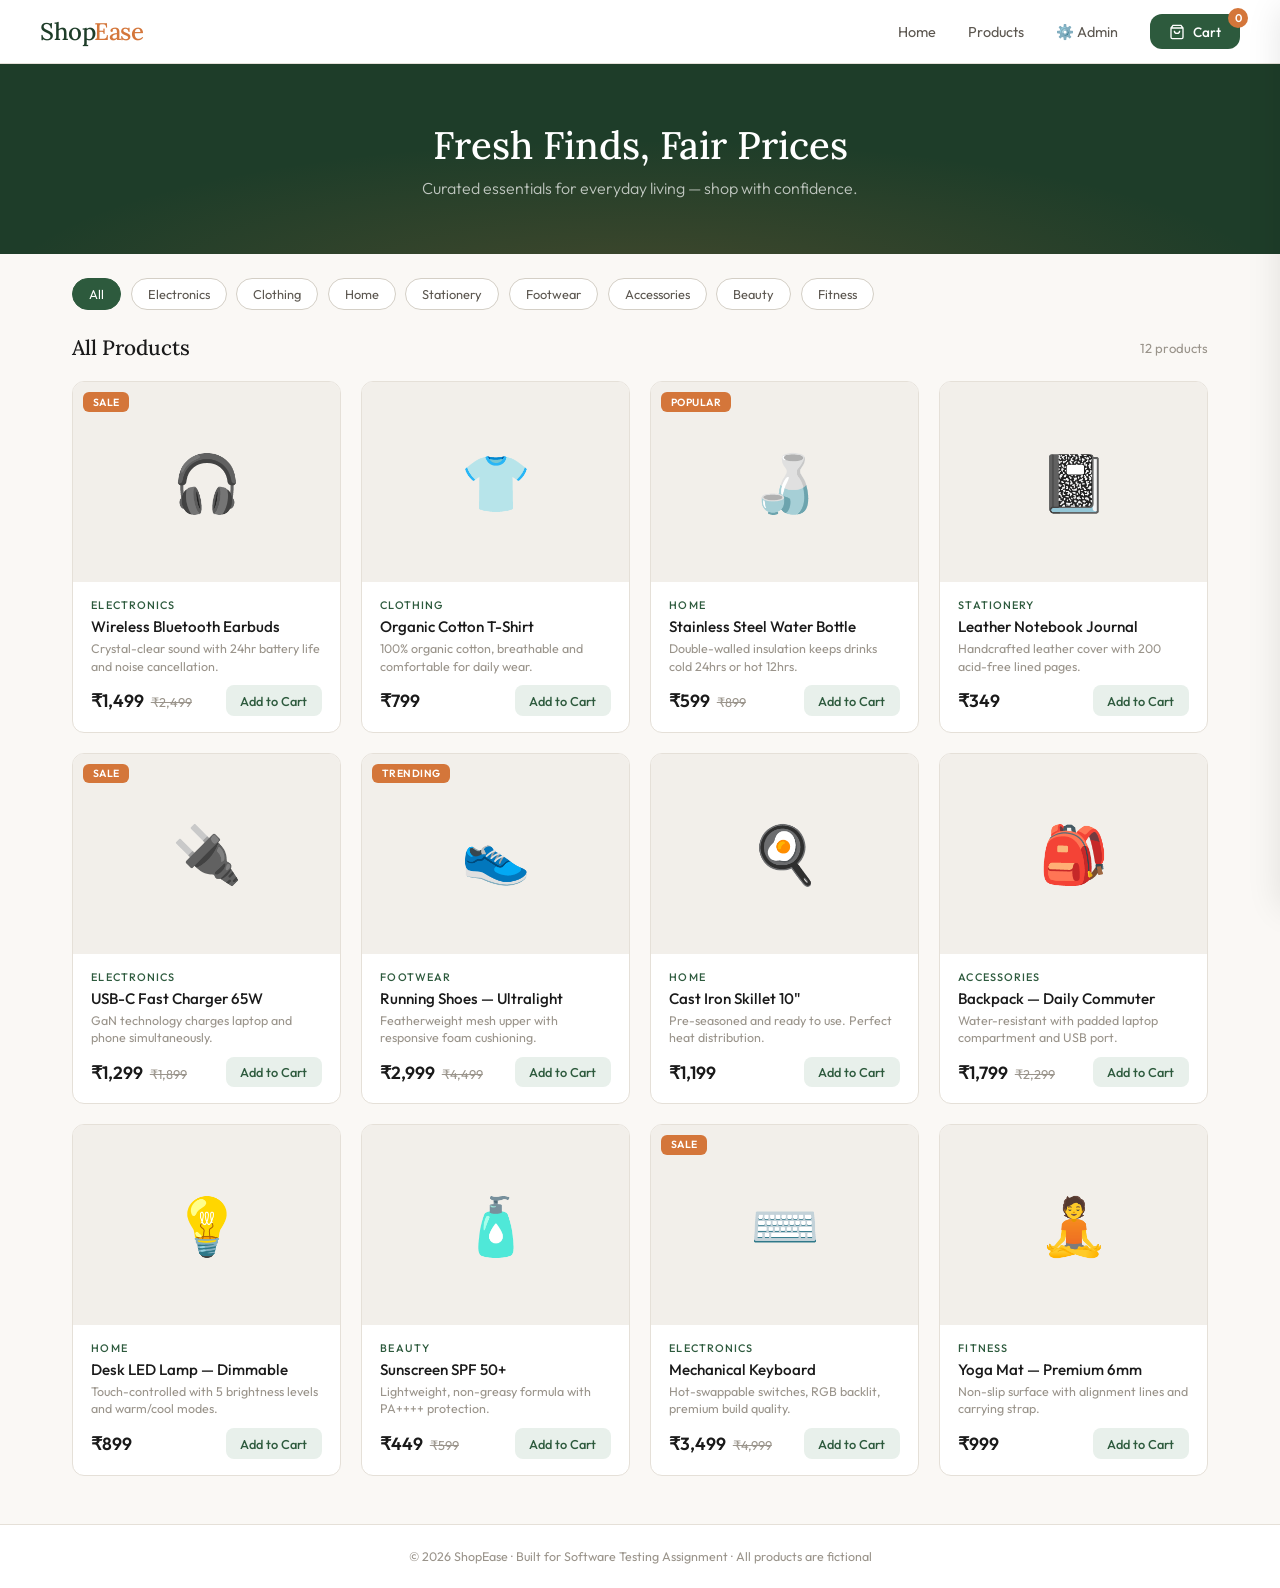
<file: index.html>
<!DOCTYPE html>
<html lang="en">
<head>
<meta charset="UTF-8"/>
<meta name="viewport" content="width=device-width, initial-scale=1.0"/>
<title>ShopEase — Simple E-Commerce Store</title>
<link rel="preconnect" href="https://fonts.googleapis.com"/>
<link href="https://fonts.googleapis.com/css2?family=Outfit:wght@300;400;500;600;700&family=Lora:ital,wght@0,500;1,400&display=swap" rel="stylesheet"/>
<link rel="stylesheet" href="css/style.css"/>
</head>
<body>

<!-- ========== NAVIGATION ========== -->
<nav>
  <div class="nav-inner">
    <div class="brand">Shop<span>Ease</span></div>
    <div class="nav-links">
      <a href="#" onclick="goShop()">Home</a>
      <a href="#" onclick="goShop()">Products</a>
      <a href="admin.html" title="Admin Panel">⚙️ Admin</a>
      <button class="cart-btn" onclick="openCart()">
        <svg width="16" height="16" fill="none" stroke="currentColor" stroke-width="2" viewBox="0 0 24 24">
          <path d="M6 2L3 6v14a2 2 0 002 2h14a2 2 0 002-2V6l-3-4zM3 6h18M16 10a4 4 0 01-8 0"/>
        </svg>
        Cart
        <span class="count" id="cartCount">0</span>
      </button>
    </div>
  </div>
</nav>

<!-- ========== HERO SECTION ========== -->
<div class="hero" id="heroSection">
  <h1>Fresh Finds, Fair Prices</h1>
  <p>Curated essentials for everyday living — shop with confidence.</p>
</div>

<!-- ========== SHOP PAGE ========== -->
<div class="shop-page" id="shopPage">
  <div class="categories" id="catBar"></div>
  <div class="shop">
    <div class="shop-header">
      <h2>All Products</h2>
      <div class="result-count" id="resultCount"></div>
    </div>
    <div class="products" id="productsGrid"></div>
  </div>
</div>

<!-- ========== CHECKOUT PAGE ========== -->
<div class="checkout-page" id="checkoutPage">
  <a class="back-link" onclick="goShop()">&#8592; Back to Shop</a>
  <h2>Checkout</h2>
  <p class="sub">Complete your order details below.</p>

  <div class="form-row">
    <div class="field">
      <label>First Name *</label>
      <input type="text" id="cFname" placeholder="John"/>
    </div>
    <div class="field">
      <label>Last Name *</label>
      <input type="text" id="cLname" placeholder="Doe"/>
    </div>
  </div>
  <div class="form-row full">
    <div class="field">
      <label>Email Address *</label>
      <input type="text" id="cEmail" placeholder="john@email.com"/>
    </div>
  </div>
  <div class="form-row full">
    <div class="field">
      <label>Shipping Address *</label>
      <input type="text" id="cAddress" placeholder="123 Main St, City"/>
    </div>
  </div>
  <div class="form-row">
    <div class="field">
      <label>Phone</label>
      <input type="text" id="cPhone" placeholder="+91 9876543210"/>
    </div>
    <div class="field">
      <label>Zip Code *</label>
      <input type="text" id="cZip" placeholder="411001"/>
    </div>
  </div>
  <div class="form-row full">
    <div class="field">
      <label>Payment Method</label>
      <select id="cPayment">
        <option>Cash on Delivery</option>
        <option>Credit / Debit Card</option>
        <option>UPI</option>
        <option>Net Banking</option>
      </select>
    </div>
  </div>

  <div class="order-summary" id="orderSummary"></div>
  <button class="place-order" onclick="placeOrder()">Place Order</button>
</div>

<!-- ========== ORDER SUCCESS PAGE ========== -->
<div class="success-page" id="successPage">
  <div class="success-icon">&#10003;</div>
  <h2>Order Placed!</h2>
  <p>Thank you for shopping with ShopEase. Your order has been confirmed and will be delivered soon.</p>
  <div id="orderIdDisplay" style="font-size:.85rem;color:var(--text3);margin-bottom:1.5rem"></div>
  <button class="continue-btn" onclick="continueShopping()">Continue Shopping</button>
</div>

<!-- ========== CART SIDEBAR ========== -->
<div class="overlay" id="overlay" onclick="closeCart()"></div>
<div class="cart-panel" id="cartPanel">
  <div class="cart-head">
    <h3>Your Cart</h3>
    <button class="close-btn" onclick="closeCart()">&times;</button>
  </div>
  <div class="cart-items" id="cartItems"></div>
  <div class="cart-footer" id="cartFooter"></div>
</div>

<!-- ========== FOOTER ========== -->
<footer>
  &copy; 2026 ShopEase &middot; Built for Software Testing Assignment &middot; All products are fictional
</footer>

<!-- TOAST NOTIFICATION -->
<div class="toast" id="toast"></div>

<!-- ========== SCRIPTS ========== -->
<script src="js/products.js"></script>
<script src="js/cart.js"></script>
<script src="js/checkout.js"></script>
<script src="js/app.js"></script>

</body>
</html>
</file>
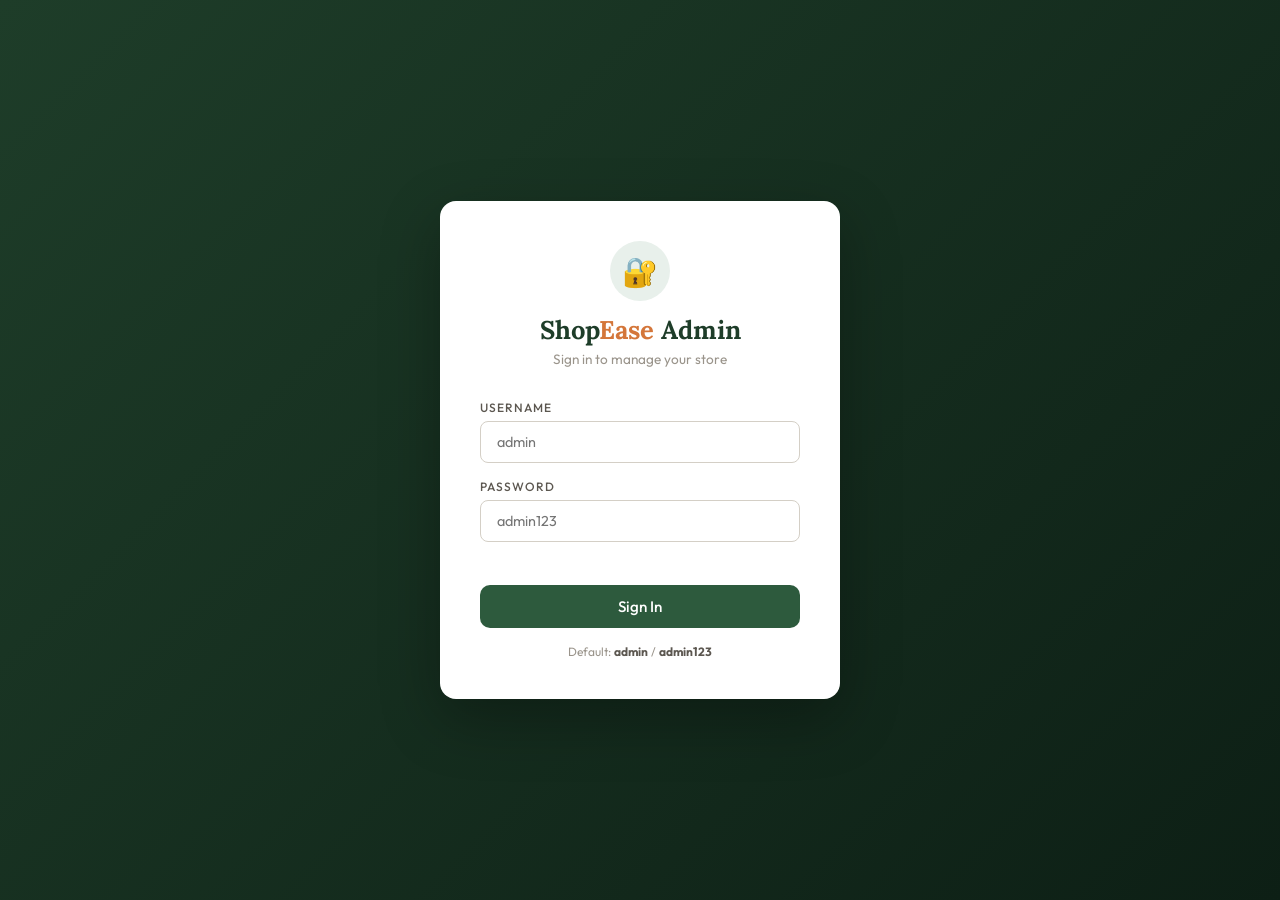
<file: admin.html>
<!DOCTYPE html>
<html lang="en">
<head>
<meta charset="UTF-8"/>
<meta name="viewport" content="width=device-width, initial-scale=1.0"/>
<title>ShopEase — Admin Dashboard</title>
<link rel="preconnect" href="https://fonts.googleapis.com"/>
<link href="https://fonts.googleapis.com/css2?family=Outfit:wght@300;400;500;600;700&family=Lora:ital,wght@0,500;1,400&display=swap" rel="stylesheet"/>
<link rel="stylesheet" href="css/style.css"/>
<link rel="stylesheet" href="css/admin.css"/>
</head>
<body class="admin-body">

<!-- ========== LOGIN SCREEN ========== -->
<div class="login-screen" id="loginScreen">
  <div class="login-card">
    <div class="login-logo">
      <div class="logo-circle">🔐</div>
      <h1>Shop<span>Ease</span> Admin</h1>
      <p>Sign in to manage your store</p>
    </div>
    <div class="login-form">
      <div class="l-field">
        <label>Username</label>
        <input type="text" id="loginUser" placeholder="admin" autocomplete="username"/>
      </div>
      <div class="l-field">
        <label>Password</label>
        <input type="password" id="loginPass" placeholder="admin123" autocomplete="current-password"/>
      </div>
      <div class="login-error" id="loginError"></div>
      <button class="btn-login" onclick="handleLogin()">Sign In</button>
      <p class="login-hint">Default: <strong>admin</strong> / <strong>admin123</strong></p>
    </div>
  </div>
</div>

<!-- ========== ADMIN DASHBOARD ========== -->
<div class="admin-app" id="adminApp" style="display:none">

  <!-- SIDEBAR -->
  <aside class="sidebar" id="sidebar">
    <div class="sb-header">
      <div class="sb-brand">Shop<span>Ease</span></div>
      <div class="sb-badge">Admin</div>
    </div>
    <nav class="sb-nav">
      <button class="sb-link active" data-page="dashboard" onclick="switchPage('dashboard',this)">
        <span class="sb-icon">📊</span> Dashboard
      </button>
      <button class="sb-link" data-page="products" onclick="switchPage('products',this)">
        <span class="sb-icon">📦</span> Products
      </button>
      <button class="sb-link" data-page="orders" onclick="switchPage('orders',this)">
        <span class="sb-icon">🧾</span> Orders
      </button>
      <button class="sb-link" data-page="settings" onclick="switchPage('settings',this)">
        <span class="sb-icon">⚙️</span> Settings
      </button>
    </nav>
    <div class="sb-footer">
      <a href="index.html" class="sb-link store-link"><span class="sb-icon">🏪</span> View Store</a>
      <button class="sb-link" onclick="handleLogout()"><span class="sb-icon">🚪</span> Logout</button>
    </div>
  </aside>

  <!-- MAIN CONTENT -->
  <main class="admin-main">

    <!-- TOP BAR -->
    <div class="topbar">
      <button class="hamburger" onclick="toggleSidebar()">☰</button>
      <h2 class="page-title" id="pageTitle">Dashboard</h2>
      <div class="topbar-right">
        <span class="admin-name">👤 Admin</span>
      </div>
    </div>

    <!-- ===== DASHBOARD PAGE ===== -->
    <div class="page-content active" id="page-dashboard">
      <div class="stat-cards">
        <div class="s-card">
          <div class="s-icon" style="background:#e8f0eb;color:#2d5a3d">📦</div>
          <div class="s-info">
            <div class="s-num" id="dTotal">0</div>
            <div class="s-label">Total Products</div>
          </div>
        </div>
        <div class="s-card">
          <div class="s-icon" style="background:#fef3ec;color:#d4763a">🧾</div>
          <div class="s-info">
            <div class="s-num" id="dOrders">0</div>
            <div class="s-label">Total Orders</div>
          </div>
        </div>
        <div class="s-card">
          <div class="s-icon" style="background:#eef0fb;color:#4a5ac7">💰</div>
          <div class="s-info">
            <div class="s-num" id="dRevenue">₹0</div>
            <div class="s-label">Total Revenue</div>
          </div>
        </div>
        <div class="s-card">
          <div class="s-icon" style="background:#fce8e8;color:#c74a4a">🏷️</div>
          <div class="s-info">
            <div class="s-num" id="dCategories">0</div>
            <div class="s-label">Categories</div>
          </div>
        </div>
      </div>

      <div class="dash-grid">
        <div class="dash-card">
          <h3>Recent Orders</h3>
          <div id="recentOrders" class="dash-table-wrap"></div>
        </div>
        <div class="dash-card">
          <h3>Low Stock Alert</h3>
          <div id="lowStock" class="dash-table-wrap"></div>
        </div>
      </div>
    </div>

    <!-- ===== PRODUCTS PAGE ===== -->
    <div class="page-content" id="page-products">
      <div class="page-actions">
        <div class="search-bar">
          <input type="text" id="prodSearch" placeholder="Search products..." oninput="renderAdminProducts()"/>
        </div>
        <select id="prodCatFilter" onchange="renderAdminProducts()">
          <option value="">All Categories</option>
        </select>
        <button class="btn-primary" onclick="openProductModal()">+ Add Product</button>
      </div>
      <div class="table-wrap">
        <table class="admin-table" id="productsTable">
          <thead>
            <tr>
              <th>ID</th>
              <th>Product</th>
              <th>Category</th>
              <th>Price (₹)</th>
              <th>Old Price</th>
              <th>Stock</th>
              <th>Status</th>
              <th>Actions</th>
            </tr>
          </thead>
          <tbody id="prodTbody"></tbody>
        </table>
      </div>
      <div class="table-footer" id="prodFooter"></div>
    </div>

    <!-- ===== ORDERS PAGE ===== -->
    <div class="page-content" id="page-orders">
      <div class="page-actions">
        <div class="search-bar">
          <input type="text" id="orderSearch" placeholder="Search orders by ID or customer..." oninput="renderOrders()"/>
        </div>
        <select id="orderStatusFilter" onchange="renderOrders()">
          <option value="">All Status</option>
          <option value="Pending">Pending</option>
          <option value="Shipped">Shipped</option>
          <option value="Delivered">Delivered</option>
          <option value="Cancelled">Cancelled</option>
        </select>
        <button class="btn-outline-admin" onclick="clearAllOrders()">Clear All Orders</button>
      </div>
      <div class="table-wrap">
        <table class="admin-table">
          <thead>
            <tr>
              <th>Order ID</th>
              <th>Customer</th>
              <th>Items</th>
              <th>Total (₹)</th>
              <th>Date</th>
              <th>Status</th>
              <th>Actions</th>
            </tr>
          </thead>
          <tbody id="orderTbody"></tbody>
        </table>
      </div>
    </div>

    <!-- ===== SETTINGS PAGE ===== -->
    <div class="page-content" id="page-settings">
      <div class="settings-grid">
        <div class="settings-card">
          <h3>Store Settings</h3>
          <div class="s-field">
            <label>Store Name</label>
            <input type="text" id="setStoreName" value="ShopEase"/>
          </div>
          <div class="s-field">
            <label>Store Currency</label>
            <select id="setCurrency">
              <option value="₹" selected>₹ INR — Indian Rupee</option>
              <option value="$">$ USD — US Dollar</option>
              <option value="€">€ EUR — Euro</option>
              <option value="£">£ GBP — British Pound</option>
            </select>
          </div>
          <div class="s-field">
            <label>Free Shipping Threshold (₹)</label>
            <input type="number" id="setFreeShip" value="999"/>
          </div>
          <div class="s-field">
            <label>Shipping Fee (₹)</label>
            <input type="number" id="setShipFee" value="99"/>
          </div>
          <button class="btn-primary" onclick="saveSettings()">Save Settings</button>
        </div>

        <div class="settings-card">
          <h3>Admin Account</h3>
          <div class="s-field">
            <label>Username</label>
            <input type="text" id="setUser" value="admin"/>
          </div>
          <div class="s-field">
            <label>New Password</label>
            <input type="password" id="setPass" placeholder="Enter new password"/>
          </div>
          <div class="s-field">
            <label>Confirm Password</label>
            <input type="password" id="setPassConfirm" placeholder="Confirm new password"/>
          </div>
          <button class="btn-primary" onclick="updateCredentials()">Update Credentials</button>
        </div>

        <div class="settings-card">
          <h3>Data Management</h3>
          <p style="color:var(--text3);font-size:.85rem;margin-bottom:1rem">Manage your store data stored in browser localStorage.</p>
          <button class="btn-outline-admin" onclick="exportData()">📤 Export All Data (JSON)</button>
          <br/><br/>
          <button class="btn-danger-admin" onclick="resetAllData()">🗑️ Reset Everything to Default</button>
        </div>
      </div>
    </div>

  </main>
</div>

<!-- ========== ADD/EDIT PRODUCT MODAL ========== -->
<div class="modal-overlay" id="prodModal">
  <div class="modal-box">
    <div class="modal-head">
      <h3 id="prodModalTitle">Add New Product</h3>
      <button class="close-btn" onclick="closeProductModal()">&times;</button>
    </div>
    <div class="modal-body">
      <div class="m-row">
        <div class="m-field full">
          <label>Product Name *</label>
          <input type="text" id="mName" placeholder="e.g. Wireless Earbuds"/>
        </div>
      </div>
      <div class="m-row">
        <div class="m-field">
          <label>Category *</label>
          <select id="mCat">
            <option value="">Select category</option>
            <option>Electronics</option>
            <option>Clothing</option>
            <option>Home</option>
            <option>Footwear</option>
            <option>Accessories</option>
            <option>Stationery</option>
            <option>Beauty</option>
            <option>Fitness</option>
            <option>Books</option>
            <option>Food</option>
            <option>Other</option>
          </select>
        </div>
        <div class="m-field">
          <label>Emoji Icon *</label>
          <input type="text" id="mEmoji" placeholder="🎧" maxlength="4"/>
        </div>
      </div>
      <div class="m-row">
        <div class="m-field">
          <label>Price (₹) *</label>
          <input type="number" id="mPrice" placeholder="1499" min="1"/>
        </div>
        <div class="m-field">
          <label>Old Price (₹)</label>
          <input type="number" id="mOldPrice" placeholder="2499 (leave empty if no discount)"/>
        </div>
      </div>
      <div class="m-row">
        <div class="m-field">
          <label>Stock Quantity</label>
          <input type="number" id="mStock" placeholder="50" min="0" value="50"/>
        </div>
        <div class="m-field">
          <label>Tag / Badge</label>
          <select id="mTag">
            <option value="">None</option>
            <option>Sale</option>
            <option>Popular</option>
            <option>Trending</option>
            <option>New</option>
            <option>Limited</option>
          </select>
        </div>
      </div>
      <div class="m-row">
        <div class="m-field full">
          <label>Description</label>
          <textarea id="mDesc" placeholder="Short product description..." rows="3"></textarea>
        </div>
      </div>
      <div class="m-row">
        <div class="m-field">
          <label>Status</label>
          <select id="mStatus">
            <option value="active">Active</option>
            <option value="draft">Draft</option>
            <option value="archived">Archived</option>
          </select>
        </div>
      </div>
    </div>
    <div class="modal-foot">
      <button class="btn-outline-admin" onclick="closeProductModal()">Cancel</button>
      <button class="btn-primary" onclick="saveProduct()">Save Product</button>
    </div>
  </div>
</div>

<!-- ========== ORDER DETAIL MODAL ========== -->
<div class="modal-overlay" id="orderModal">
  <div class="modal-box">
    <div class="modal-head">
      <h3 id="orderModalTitle">Order Details</h3>
      <button class="close-btn" onclick="closeOrderModal()">&times;</button>
    </div>
    <div class="modal-body" id="orderModalBody"></div>
    <div class="modal-foot">
      <button class="btn-outline-admin" onclick="closeOrderModal()">Close</button>
    </div>
  </div>
</div>

<!-- TOAST -->
<div class="toast" id="toast"></div>

<script src="js/admin.js"></script>
</body>
</html>
</file>
<file: css/style.css>
/* ============================================================
   ShopEase — E-Commerce Store Stylesheet
   ============================================================ */

* { box-sizing: border-box; margin: 0; padding: 0; }

:root {
  --bg: #faf8f5;
  --white: #fff;
  --surface: #f2efea;
  --text: #1a1a1a;
  --text2: #5c5750;
  --text3: #9a948b;
  --accent: #2d5a3d;
  --accent-light: #e8f0eb;
  --accent-dark: #1e3d29;
  --orange: #d4763a;
  --orange-bg: #fef3ec;
  --border: #e5e0d8;
  --border2: #d4cfc6;
  --radius: 12px;
  --shadow: 0 2px 16px rgba(0, 0, 0, .06);
  --shadow-lg: 0 8px 32px rgba(0, 0, 0, .1);
}

body {
  font-family: 'Outfit', sans-serif;
  background: var(--bg);
  color: var(--text);
  min-height: 100vh;
}

/* ——————————————— NAVIGATION ——————————————— */
nav {
  background: var(--white);
  border-bottom: 1px solid var(--border);
  padding: 0 2rem;
  height: 64px;
  display: flex;
  align-items: center;
  position: sticky;
  top: 0;
  z-index: 50;
}

.nav-inner {
  max-width: 1200px;
  margin: 0 auto;
  width: 100%;
  display: flex;
  align-items: center;
  justify-content: space-between;
}

.brand {
  font-family: 'Lora', serif;
  font-size: 1.5rem;
  font-weight: 500;
  color: var(--accent-dark);
  letter-spacing: -.02em;
}

.brand span { color: var(--orange); }

.nav-links {
  display: flex;
  align-items: center;
  gap: 2rem;
}

.nav-links a {
  text-decoration: none;
  color: var(--text2);
  font-size: .9rem;
  font-weight: 400;
  transition: color .2s;
}

.nav-links a:hover { color: var(--accent); }

.cart-btn {
  position: relative;
  background: var(--accent);
  color: #fff;
  border: none;
  padding: .55rem 1.2rem;
  border-radius: var(--radius);
  cursor: pointer;
  font-family: 'Outfit', sans-serif;
  font-size: .85rem;
  font-weight: 500;
  display: flex;
  align-items: center;
  gap: .5rem;
  transition: background .2s;
}

.cart-btn:hover { background: var(--accent-dark); }

.cart-btn .count {
  background: var(--orange);
  color: #fff;
  font-size: .7rem;
  font-weight: 600;
  width: 20px;
  height: 20px;
  border-radius: 50%;
  display: flex;
  align-items: center;
  justify-content: center;
  position: absolute;
  top: -6px;
  right: -8px;
}

/* ——————————————— HERO ——————————————— */
.hero {
  background: var(--accent-dark);
  color: #fff;
  padding: 3.5rem 2rem;
  text-align: center;
  position: relative;
  overflow: hidden;
}

.hero::before {
  content: '';
  position: absolute;
  inset: 0;
  background: radial-gradient(ellipse 50% 80% at 50% 120%, rgba(212, 118, 58, .2), transparent);
}

.hero h1 {
  font-family: 'Lora', serif;
  font-size: 2.4rem;
  font-weight: 500;
  margin-bottom: .5rem;
  position: relative;
}

.hero p {
  font-size: 1rem;
  color: rgba(255, 255, 255, .7);
  font-weight: 300;
  position: relative;
}

/* ——————————————— CATEGORIES ——————————————— */
.categories {
  max-width: 1200px;
  margin: 0 auto;
  padding: 1.5rem 2rem;
  display: flex;
  gap: .6rem;
  flex-wrap: wrap;
}

.cat-pill {
  padding: .45rem 1rem;
  border-radius: 20px;
  border: 1px solid var(--border2);
  background: var(--white);
  font-size: .8rem;
  color: var(--text2);
  cursor: pointer;
  font-family: 'Outfit', sans-serif;
  transition: all .2s;
  font-weight: 400;
}

.cat-pill:hover,
.cat-pill.active {
  background: var(--accent);
  color: #fff;
  border-color: var(--accent);
}

/* ——————————————— PRODUCT GRID ——————————————— */
.shop {
  max-width: 1200px;
  margin: 0 auto;
  padding: 0 2rem 3rem;
}

.shop-header {
  display: flex;
  align-items: center;
  justify-content: space-between;
  margin-bottom: 1.25rem;
}

.shop-header h2 {
  font-family: 'Lora', serif;
  font-size: 1.3rem;
  font-weight: 500;
}

.result-count {
  font-size: .82rem;
  color: var(--text3);
}

.products {
  display: grid;
  grid-template-columns: repeat(auto-fill, minmax(260px, 1fr));
  gap: 1.25rem;
}

/* ——————————————— PRODUCT CARD ——————————————— */
.product {
  background: var(--white);
  border: 1px solid var(--border);
  border-radius: var(--radius);
  overflow: hidden;
  transition: all .25s;
  cursor: pointer;
}

.product:hover {
  box-shadow: var(--shadow);
  transform: translateY(-3px);
  border-color: var(--border2);
}

.product-img {
  height: 200px;
  background: var(--surface);
  display: flex;
  align-items: center;
  justify-content: center;
  font-size: 3.5rem;
  position: relative;
  overflow: hidden;
}

.product-img .tag {
  position: absolute;
  top: 10px;
  left: 10px;
  background: var(--orange);
  color: #fff;
  font-size: .65rem;
  font-weight: 600;
  padding: .2rem .6rem;
  border-radius: 6px;
  text-transform: uppercase;
  letter-spacing: .05em;
}

.product-body {
  padding: 1rem 1.15rem;
}

.product-cat {
  font-size: .68rem;
  text-transform: uppercase;
  letter-spacing: .1em;
  color: var(--accent);
  font-weight: 500;
  margin-bottom: .3rem;
}

.product-name {
  font-size: .95rem;
  font-weight: 500;
  color: var(--text);
  margin-bottom: .2rem;
  line-height: 1.3;
}

.product-desc {
  font-size: .78rem;
  color: var(--text3);
  line-height: 1.4;
  margin-bottom: .65rem;
  display: -webkit-box;
  -webkit-line-clamp: 2;
  -webkit-box-orient: vertical;
  overflow: hidden;
}

.product-bottom {
  display: flex;
  align-items: center;
  justify-content: space-between;
}

.product-price {
  font-size: 1.1rem;
  font-weight: 600;
  color: var(--text);
}

.product-price .old {
  font-size: .8rem;
  color: var(--text3);
  text-decoration: line-through;
  font-weight: 400;
  margin-left: .4rem;
}

.add-btn {
  background: var(--accent-light);
  color: var(--accent);
  border: none;
  padding: .45rem .9rem;
  border-radius: 8px;
  font-family: 'Outfit', sans-serif;
  font-size: .8rem;
  font-weight: 500;
  cursor: pointer;
  transition: all .2s;
}

.add-btn:hover {
  background: var(--accent);
  color: #fff;
}

.add-btn.added {
  background: var(--accent);
  color: #fff;
}

/* ——————————————— CART SIDEBAR ——————————————— */
.overlay {
  position: fixed;
  inset: 0;
  background: rgba(0, 0, 0, .4);
  z-index: 100;
  opacity: 0;
  pointer-events: none;
  transition: opacity .25s;
}

.overlay.open {
  opacity: 1;
  pointer-events: all;
}

.cart-panel {
  position: fixed;
  top: 0;
  right: 0;
  width: 420px;
  max-width: 92vw;
  height: 100vh;
  background: var(--white);
  z-index: 101;
  box-shadow: var(--shadow-lg);
  transform: translateX(100%);
  transition: transform .3s;
  display: flex;
  flex-direction: column;
}

.cart-panel.open { transform: translateX(0); }

.cart-head {
  padding: 1.25rem 1.5rem;
  border-bottom: 1px solid var(--border);
  display: flex;
  align-items: center;
  justify-content: space-between;
}

.cart-head h3 {
  font-family: 'Lora', serif;
  font-size: 1.2rem;
  font-weight: 500;
}

.close-btn {
  background: none;
  border: none;
  font-size: 1.4rem;
  cursor: pointer;
  color: var(--text2);
  padding: .25rem;
}

.close-btn:hover { color: var(--text); }

.cart-items {
  flex: 1;
  overflow-y: auto;
  padding: 1rem 1.5rem;
}

.cart-empty {
  text-align: center;
  padding: 3rem 1rem;
  color: var(--text3);
  display: flex;
  flex-direction: column;
  align-items: center;
  gap: .75rem;
}

.cart-empty .bag {
  font-size: 2.5rem;
  opacity: .4;
}

.cart-item {
  display: flex;
  gap: 1rem;
  padding: 1rem 0;
  border-bottom: 1px solid var(--border);
  align-items: center;
}

.ci-img {
  width: 56px;
  height: 56px;
  background: var(--surface);
  border-radius: 8px;
  display: flex;
  align-items: center;
  justify-content: center;
  font-size: 1.5rem;
  flex-shrink: 0;
}

.ci-info { flex: 1; min-width: 0; }
.ci-name { font-size: .85rem; font-weight: 500; }
.ci-price { font-size: .82rem; color: var(--text2); }

.ci-controls {
  display: flex;
  align-items: center;
  gap: .5rem;
  margin-top: .35rem;
}

.qty-btn {
  width: 26px;
  height: 26px;
  border-radius: 6px;
  border: 1px solid var(--border2);
  background: var(--white);
  cursor: pointer;
  display: flex;
  align-items: center;
  justify-content: center;
  font-size: .85rem;
  color: var(--text);
  transition: all .15s;
}

.qty-btn:hover {
  border-color: var(--accent);
  color: var(--accent);
}

.ci-qty {
  font-size: .85rem;
  font-weight: 500;
  min-width: 18px;
  text-align: center;
}

.ci-remove {
  background: none;
  border: none;
  color: var(--text3);
  cursor: pointer;
  font-size: .75rem;
  margin-left: auto;
  text-decoration: underline;
  transition: color .2s;
}

.ci-remove:hover { color: var(--orange); }

.cart-footer {
  border-top: 1px solid var(--border);
  padding: 1.25rem 1.5rem;
}

.cart-row {
  display: flex;
  justify-content: space-between;
  margin-bottom: .5rem;
  font-size: .88rem;
}

.cart-row.total {
  font-weight: 600;
  font-size: 1.05rem;
  margin-top: .5rem;
  padding-top: .75rem;
  border-top: 1px solid var(--border);
}

.checkout-btn {
  width: 100%;
  background: var(--accent);
  color: #fff;
  border: none;
  padding: .8rem;
  border-radius: var(--radius);
  font-family: 'Outfit', sans-serif;
  font-size: .95rem;
  font-weight: 500;
  cursor: pointer;
  transition: background .2s;
  margin-top: 1rem;
}

.checkout-btn:hover { background: var(--accent-dark); }
.checkout-btn:disabled { background: var(--border2); cursor: not-allowed; }

/* ——————————————— CHECKOUT PAGE ——————————————— */
.checkout-page {
  display: none;
  max-width: 600px;
  margin: 0 auto;
  padding: 2rem;
}

.checkout-page.active { display: block; }
.shop-page { display: block; }
.shop-page.hidden { display: none; }

.checkout-page h2 {
  font-family: 'Lora', serif;
  font-size: 1.5rem;
  margin-bottom: .3rem;
}

.checkout-page .sub {
  color: var(--text3);
  font-size: .88rem;
  margin-bottom: 1.5rem;
}

.form-row {
  display: grid;
  grid-template-columns: 1fr 1fr;
  gap: 1rem;
  margin-bottom: 1rem;
}

.form-row.full { grid-template-columns: 1fr; }

.field {
  display: flex;
  flex-direction: column;
  gap: .35rem;
}

.field label {
  font-size: .75rem;
  text-transform: uppercase;
  letter-spacing: .08em;
  color: var(--text2);
  font-weight: 500;
}

.field input,
.field select {
  padding: .65rem .9rem;
  border: 1px solid var(--border2);
  border-radius: 8px;
  font-family: 'Outfit', sans-serif;
  font-size: .9rem;
  background: var(--white);
  color: var(--text);
  outline: none;
  transition: border .2s;
}

.field input:focus,
.field select:focus { border-color: var(--accent); }

.field input.invalid { border-color: var(--orange); }

.order-summary {
  background: var(--surface);
  border-radius: var(--radius);
  padding: 1.25rem;
  margin: 1.5rem 0;
}

.os-item {
  display: flex;
  justify-content: space-between;
  font-size: .85rem;
  padding: .3rem 0;
}

.os-total {
  font-weight: 600;
  font-size: 1rem;
  border-top: 1px solid var(--border);
  padding-top: .6rem;
  margin-top: .5rem;
}

.place-order {
  width: 100%;
  background: var(--orange);
  color: #fff;
  border: none;
  padding: .8rem;
  border-radius: var(--radius);
  font-family: 'Outfit', sans-serif;
  font-size: .95rem;
  font-weight: 500;
  cursor: pointer;
  transition: background .2s;
}

.place-order:hover { background: #c06a30; }

.back-link {
  display: inline-flex;
  align-items: center;
  gap: .4rem;
  color: var(--accent);
  text-decoration: none;
  font-size: .88rem;
  margin-bottom: 1.25rem;
  cursor: pointer;
}

.back-link:hover { text-decoration: underline; }

/* ——————————————— SUCCESS PAGE ——————————————— */
.success-page {
  display: none;
  text-align: center;
  padding: 4rem 2rem;
  max-width: 500px;
  margin: 0 auto;
}

.success-page.active { display: block; }

.success-icon {
  width: 70px;
  height: 70px;
  background: var(--accent-light);
  border-radius: 50%;
  display: flex;
  align-items: center;
  justify-content: center;
  margin: 0 auto 1.25rem;
  font-size: 2rem;
}

.success-page h2 {
  font-family: 'Lora', serif;
  font-size: 1.6rem;
  margin-bottom: .5rem;
}

.success-page p {
  color: var(--text2);
  font-size: .92rem;
  line-height: 1.5;
  margin-bottom: 1.5rem;
}

.continue-btn {
  background: var(--accent);
  color: #fff;
  border: none;
  padding: .7rem 2rem;
  border-radius: var(--radius);
  font-family: 'Outfit', sans-serif;
  font-size: .9rem;
  font-weight: 500;
  cursor: pointer;
}

.continue-btn:hover { background: var(--accent-dark); }

/* ——————————————— TOAST ——————————————— */
.toast {
  position: fixed;
  bottom: 1.5rem;
  left: 50%;
  transform: translateX(-50%) translateY(80px);
  background: var(--accent-dark);
  color: #fff;
  padding: .7rem 1.5rem;
  border-radius: var(--radius);
  font-size: .85rem;
  font-weight: 400;
  z-index: 200;
  opacity: 0;
  transition: all .3s;
  box-shadow: var(--shadow);
  white-space: nowrap;
}

.toast.show {
  transform: translateX(-50%) translateY(0);
  opacity: 1;
}

/* ——————————————— FOOTER ——————————————— */
footer {
  background: var(--white);
  border-top: 1px solid var(--border);
  text-align: center;
  padding: 1.5rem;
  font-size: .78rem;
  color: var(--text3);
}

/* ——————————————— RESPONSIVE ——————————————— */
@media (max-width: 600px) {
  .hero h1 { font-size: 1.7rem; }
  .form-row { grid-template-columns: 1fr; }
  .nav-links a { display: none; }
}
</file>
<file: css/admin.css>
/* ============================================================
   admin.css — Admin Dashboard Styles
   ============================================================ */

/* ——————————————— LOGIN SCREEN ——————————————— */
.admin-body {
  background: var(--bg);
}

.login-screen {
  min-height: 100vh;
  display: flex;
  align-items: center;
  justify-content: center;
  padding: 2rem;
  background: linear-gradient(135deg, #1e3d29 0%, #0d1f15 100%);
}

.login-card {
  background: var(--white);
  border-radius: 16px;
  padding: 2.5rem;
  width: 100%;
  max-width: 400px;
  box-shadow: 0 20px 60px rgba(0,0,0,.3);
}

.login-logo {
  text-align: center;
  margin-bottom: 2rem;
}

.logo-circle {
  width: 60px;
  height: 60px;
  background: var(--accent-light);
  border-radius: 50%;
  display: flex;
  align-items: center;
  justify-content: center;
  font-size: 1.8rem;
  margin: 0 auto .75rem;
}

.login-logo h1 {
  font-family: 'Lora', serif;
  font-size: 1.6rem;
  color: var(--accent-dark);
}

.login-logo h1 span { color: var(--orange); }

.login-logo p {
  color: var(--text3);
  font-size: .85rem;
  margin-top: .3rem;
}

.l-field {
  margin-bottom: 1rem;
}

.l-field label {
  display: block;
  font-size: .75rem;
  text-transform: uppercase;
  letter-spacing: .08em;
  color: var(--text2);
  font-weight: 500;
  margin-bottom: .35rem;
}

.l-field input {
  width: 100%;
  padding: .7rem 1rem;
  border: 1px solid var(--border2);
  border-radius: 8px;
  font-family: 'Outfit', sans-serif;
  font-size: .9rem;
  outline: none;
  transition: border .2s;
  color: var(--text);
}

.l-field input:focus { border-color: var(--accent); }

.login-error {
  color: #c74a4a;
  font-size: .82rem;
  min-height: 1.2rem;
  margin-bottom: .5rem;
}

.btn-login {
  width: 100%;
  padding: .75rem;
  background: var(--accent);
  color: #fff;
  border: none;
  border-radius: 10px;
  font-family: 'Outfit', sans-serif;
  font-size: .95rem;
  font-weight: 500;
  cursor: pointer;
  transition: background .2s;
}

.btn-login:hover { background: var(--accent-dark); }

.login-hint {
  text-align: center;
  font-size: .75rem;
  color: var(--text3);
  margin-top: 1rem;
}

.login-hint strong { color: var(--text2); }

/* ——————————————— ADMIN LAYOUT ——————————————— */
.admin-app {
  display: flex;
  min-height: 100vh;
}

/* ——————————————— SIDEBAR ——————————————— */
.sidebar {
  width: 240px;
  background: var(--white);
  border-right: 1px solid var(--border);
  display: flex;
  flex-direction: column;
  position: fixed;
  top: 0;
  left: 0;
  bottom: 0;
  z-index: 40;
  transition: transform .3s;
}

.sidebar.collapsed { transform: translateX(-100%); }

.sb-header {
  padding: 1.25rem 1.5rem;
  border-bottom: 1px solid var(--border);
  display: flex;
  align-items: center;
  gap: .75rem;
}

.sb-brand {
  font-family: 'Lora', serif;
  font-size: 1.25rem;
  font-weight: 500;
  color: var(--accent-dark);
}

.sb-brand span { color: var(--orange); }

.sb-badge {
  background: var(--orange);
  color: #fff;
  font-size: .6rem;
  font-weight: 600;
  padding: .15rem .5rem;
  border-radius: 4px;
  text-transform: uppercase;
  letter-spacing: .08em;
}

.sb-nav {
  flex: 1;
  padding: 1rem 0;
  display: flex;
  flex-direction: column;
  gap: .15rem;
}

.sb-link {
  display: flex;
  align-items: center;
  gap: .75rem;
  padding: .7rem 1.5rem;
  background: none;
  border: none;
  font-family: 'Outfit', sans-serif;
  font-size: .88rem;
  color: var(--text2);
  cursor: pointer;
  transition: all .15s;
  text-align: left;
  width: 100%;
  text-decoration: none;
}

.sb-link:hover { color: var(--accent); background: var(--accent-light); }
.sb-link.active { color: var(--accent); background: var(--accent-light); font-weight: 500; }

.sb-icon { font-size: 1rem; width: 20px; text-align: center; }

.sb-footer {
  border-top: 1px solid var(--border);
  padding: .5rem 0;
}

.store-link { color: var(--accent) !important; }

/* ——————————————— MAIN CONTENT ——————————————— */
.admin-main {
  flex: 1;
  margin-left: 240px;
  min-height: 100vh;
}

.topbar {
  background: var(--white);
  border-bottom: 1px solid var(--border);
  padding: 0 2rem;
  height: 60px;
  display: flex;
  align-items: center;
  gap: 1rem;
  position: sticky;
  top: 0;
  z-index: 30;
}

.hamburger {
  display: none;
  background: none;
  border: none;
  font-size: 1.3rem;
  cursor: pointer;
  color: var(--text2);
}

.page-title {
  font-family: 'Lora', serif;
  font-size: 1.15rem;
  font-weight: 500;
  flex: 1;
}

.topbar-right {
  display: flex;
  align-items: center;
  gap: 1rem;
}

.admin-name {
  font-size: .85rem;
  color: var(--text2);
}

/* ——————————————— PAGE CONTENT ——————————————— */
.page-content {
  display: none;
  padding: 2rem;
}

.page-content.active { display: block; }

/* ——————————————— DASHBOARD STATS ——————————————— */
.stat-cards {
  display: grid;
  grid-template-columns: repeat(auto-fit, minmax(220px, 1fr));
  gap: 1rem;
  margin-bottom: 2rem;
}

.s-card {
  background: var(--white);
  border: 1px solid var(--border);
  border-radius: var(--radius);
  padding: 1.25rem;
  display: flex;
  align-items: center;
  gap: 1rem;
}

.s-icon {
  width: 48px;
  height: 48px;
  border-radius: 12px;
  display: flex;
  align-items: center;
  justify-content: center;
  font-size: 1.3rem;
  flex-shrink: 0;
}

.s-num {
  font-size: 1.5rem;
  font-weight: 600;
  color: var(--text);
  line-height: 1;
}

.s-label {
  font-size: .78rem;
  color: var(--text3);
  margin-top: .2rem;
}

.dash-grid {
  display: grid;
  grid-template-columns: 1fr 1fr;
  gap: 1.25rem;
}

.dash-card {
  background: var(--white);
  border: 1px solid var(--border);
  border-radius: var(--radius);
  padding: 1.25rem;
}

.dash-card h3 {
  font-family: 'Lora', serif;
  font-size: 1rem;
  font-weight: 500;
  margin-bottom: 1rem;
}

.dash-table-wrap {
  font-size: .82rem;
  color: var(--text2);
}

.mini-row {
  display: flex;
  justify-content: space-between;
  align-items: center;
  padding: .5rem 0;
  border-bottom: 1px solid var(--surface);
}

.mini-row:last-child { border-bottom: none; }

/* ——————————————— PAGE ACTIONS BAR ——————————————— */
.page-actions {
  display: flex;
  gap: .75rem;
  margin-bottom: 1.25rem;
  flex-wrap: wrap;
  align-items: center;
}

.search-bar {
  flex: 1;
  min-width: 200px;
}

.search-bar input {
  width: 100%;
  padding: .6rem 1rem;
  border: 1px solid var(--border2);
  border-radius: 8px;
  font-family: 'Outfit', sans-serif;
  font-size: .88rem;
  outline: none;
  transition: border .2s;
  background: var(--white);
  color: var(--text);
}

.search-bar input:focus { border-color: var(--accent); }

.page-actions select {
  padding: .6rem 1rem;
  border: 1px solid var(--border2);
  border-radius: 8px;
  font-family: 'Outfit', sans-serif;
  font-size: .85rem;
  background: var(--white);
  color: var(--text);
  cursor: pointer;
  outline: none;
  min-width: 140px;
}

.btn-primary {
  padding: .6rem 1.25rem;
  background: var(--accent);
  color: #fff;
  border: none;
  border-radius: 8px;
  font-family: 'Outfit', sans-serif;
  font-size: .88rem;
  font-weight: 500;
  cursor: pointer;
  transition: background .2s;
  white-space: nowrap;
}

.btn-primary:hover { background: var(--accent-dark); }

.btn-outline-admin {
  padding: .6rem 1.25rem;
  background: transparent;
  color: var(--text2);
  border: 1px solid var(--border2);
  border-radius: 8px;
  font-family: 'Outfit', sans-serif;
  font-size: .85rem;
  cursor: pointer;
  transition: all .2s;
  white-space: nowrap;
}

.btn-outline-admin:hover { border-color: var(--accent); color: var(--accent); }

.btn-danger-admin {
  padding: .6rem 1.25rem;
  background: transparent;
  color: #c74a4a;
  border: 1px solid #e8c4c4;
  border-radius: 8px;
  font-family: 'Outfit', sans-serif;
  font-size: .85rem;
  cursor: pointer;
  transition: all .2s;
}

.btn-danger-admin:hover { background: #fce8e8; border-color: #c74a4a; }

/* ——————————————— TABLES ——————————————— */
.table-wrap {
  background: var(--white);
  border: 1px solid var(--border);
  border-radius: var(--radius);
  overflow-x: auto;
}

.admin-table {
  width: 100%;
  border-collapse: collapse;
  font-size: .85rem;
}

.admin-table thead {
  background: var(--surface);
}

.admin-table th {
  padding: .75rem 1rem;
  text-align: left;
  font-weight: 500;
  color: var(--text2);
  font-size: .75rem;
  text-transform: uppercase;
  letter-spacing: .06em;
  white-space: nowrap;
}

.admin-table td {
  padding: .75rem 1rem;
  border-top: 1px solid var(--border);
  vertical-align: middle;
}

.admin-table tbody tr:hover { background: rgba(45, 90, 61, .03); }

.product-cell {
  display: flex;
  align-items: center;
  gap: .75rem;
}

.prod-emoji {
  width: 38px;
  height: 38px;
  background: var(--surface);
  border-radius: 8px;
  display: flex;
  align-items: center;
  justify-content: center;
  font-size: 1.2rem;
}

.prod-name { font-weight: 500; }

.status-badge {
  display: inline-block;
  padding: .2rem .6rem;
  border-radius: 20px;
  font-size: .72rem;
  font-weight: 500;
  text-transform: capitalize;
}

.status-active { background: #e8f0eb; color: #2d5a3d; }
.status-draft { background: #f5f0e0; color: #8a6f30; }
.status-archived { background: #eee; color: #777; }
.status-Pending { background: #fef3ec; color: #d4763a; }
.status-Shipped { background: #eef0fb; color: #4a5ac7; }
.status-Delivered { background: #e8f0eb; color: #2d5a3d; }
.status-Cancelled { background: #fce8e8; color: #c74a4a; }

.action-btns {
  display: flex;
  gap: .4rem;
}

.act-btn {
  padding: .3rem .6rem;
  border-radius: 6px;
  border: 1px solid var(--border2);
  background: var(--white);
  cursor: pointer;
  font-size: .75rem;
  transition: all .15s;
  font-family: 'Outfit', sans-serif;
  color: var(--text2);
}

.act-btn:hover { border-color: var(--accent); color: var(--accent); }
.act-btn.del:hover { border-color: #c74a4a; color: #c74a4a; }

.table-footer {
  padding: .75rem 1rem;
  font-size: .8rem;
  color: var(--text3);
}

/* ——————————————— MODAL ——————————————— */
.modal-overlay {
  position: fixed;
  inset: 0;
  background: rgba(0,0,0,.5);
  z-index: 100;
  display: flex;
  align-items: center;
  justify-content: center;
  opacity: 0;
  pointer-events: none;
  transition: opacity .2s;
  padding: 1rem;
}

.modal-overlay.open { opacity: 1; pointer-events: all; }

.modal-box {
  background: var(--white);
  border-radius: 14px;
  width: 100%;
  max-width: 560px;
  max-height: 90vh;
  overflow-y: auto;
  box-shadow: 0 16px 48px rgba(0,0,0,.2);
  transform: translateY(20px);
  transition: transform .2s;
}

.modal-overlay.open .modal-box { transform: translateY(0); }

.modal-head {
  display: flex;
  align-items: center;
  justify-content: space-between;
  padding: 1.25rem 1.5rem;
  border-bottom: 1px solid var(--border);
}

.modal-head h3 {
  font-family: 'Lora', serif;
  font-size: 1.15rem;
  font-weight: 500;
}

.modal-body { padding: 1.5rem; }

.modal-foot {
  padding: 1rem 1.5rem;
  border-top: 1px solid var(--border);
  display: flex;
  justify-content: flex-end;
  gap: .75rem;
}

.m-row {
  display: grid;
  grid-template-columns: 1fr 1fr;
  gap: 1rem;
  margin-bottom: 1rem;
}

.m-field { display: flex; flex-direction: column; gap: .35rem; }
.m-field.full { grid-column: 1 / -1; }

.m-field label {
  font-size: .72rem;
  text-transform: uppercase;
  letter-spacing: .08em;
  color: var(--text2);
  font-weight: 500;
}

.m-field input,
.m-field select,
.m-field textarea {
  padding: .6rem .9rem;
  border: 1px solid var(--border2);
  border-radius: 8px;
  font-family: 'Outfit', sans-serif;
  font-size: .88rem;
  outline: none;
  transition: border .2s;
  color: var(--text);
  background: var(--white);
}

.m-field input:focus,
.m-field select:focus,
.m-field textarea:focus { border-color: var(--accent); }

.m-field textarea { resize: vertical; }

/* ——————————————— SETTINGS ——————————————— */
.settings-grid {
  display: grid;
  grid-template-columns: 1fr 1fr;
  gap: 1.25rem;
}

.settings-card {
  background: var(--white);
  border: 1px solid var(--border);
  border-radius: var(--radius);
  padding: 1.5rem;
}

.settings-card:last-child {
  grid-column: 1 / -1;
}

.settings-card h3 {
  font-family: 'Lora', serif;
  font-size: 1rem;
  font-weight: 500;
  margin-bottom: 1.25rem;
}

.s-field {
  margin-bottom: 1rem;
}

.s-field label {
  display: block;
  font-size: .72rem;
  text-transform: uppercase;
  letter-spacing: .08em;
  color: var(--text2);
  font-weight: 500;
  margin-bottom: .35rem;
}

.s-field input,
.s-field select {
  width: 100%;
  padding: .6rem .9rem;
  border: 1px solid var(--border2);
  border-radius: 8px;
  font-family: 'Outfit', sans-serif;
  font-size: .88rem;
  outline: none;
  transition: border .2s;
  color: var(--text);
}

.s-field input:focus,
.s-field select:focus { border-color: var(--accent); }

/* ——————————————— RESPONSIVE ——————————————— */
@media (max-width: 768px) {
  .sidebar { transform: translateX(-100%); }
  .sidebar.show { transform: translateX(0); }
  .admin-main { margin-left: 0; }
  .hamburger { display: block; }
  .dash-grid { grid-template-columns: 1fr; }
  .settings-grid { grid-template-columns: 1fr; }
  .settings-card:last-child { grid-column: 1; }
  .m-row { grid-template-columns: 1fr; }
}
</file>
